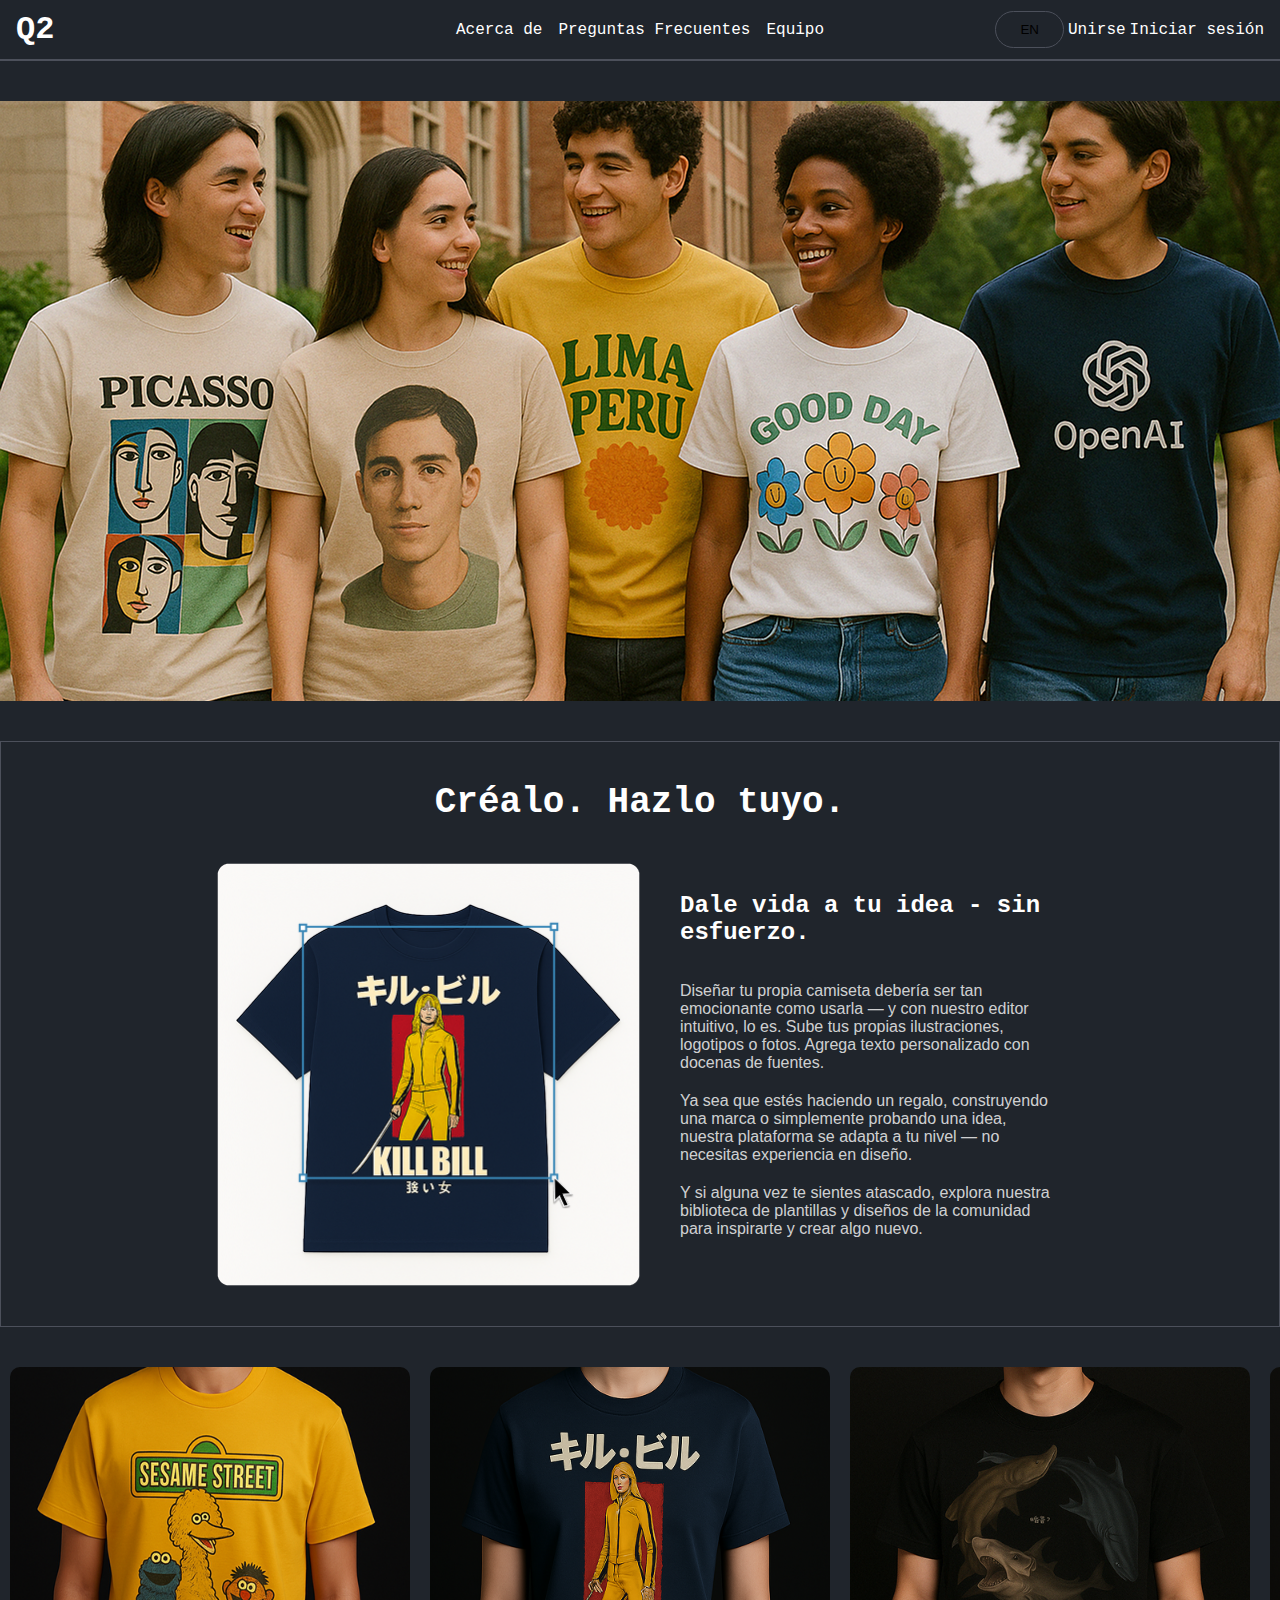
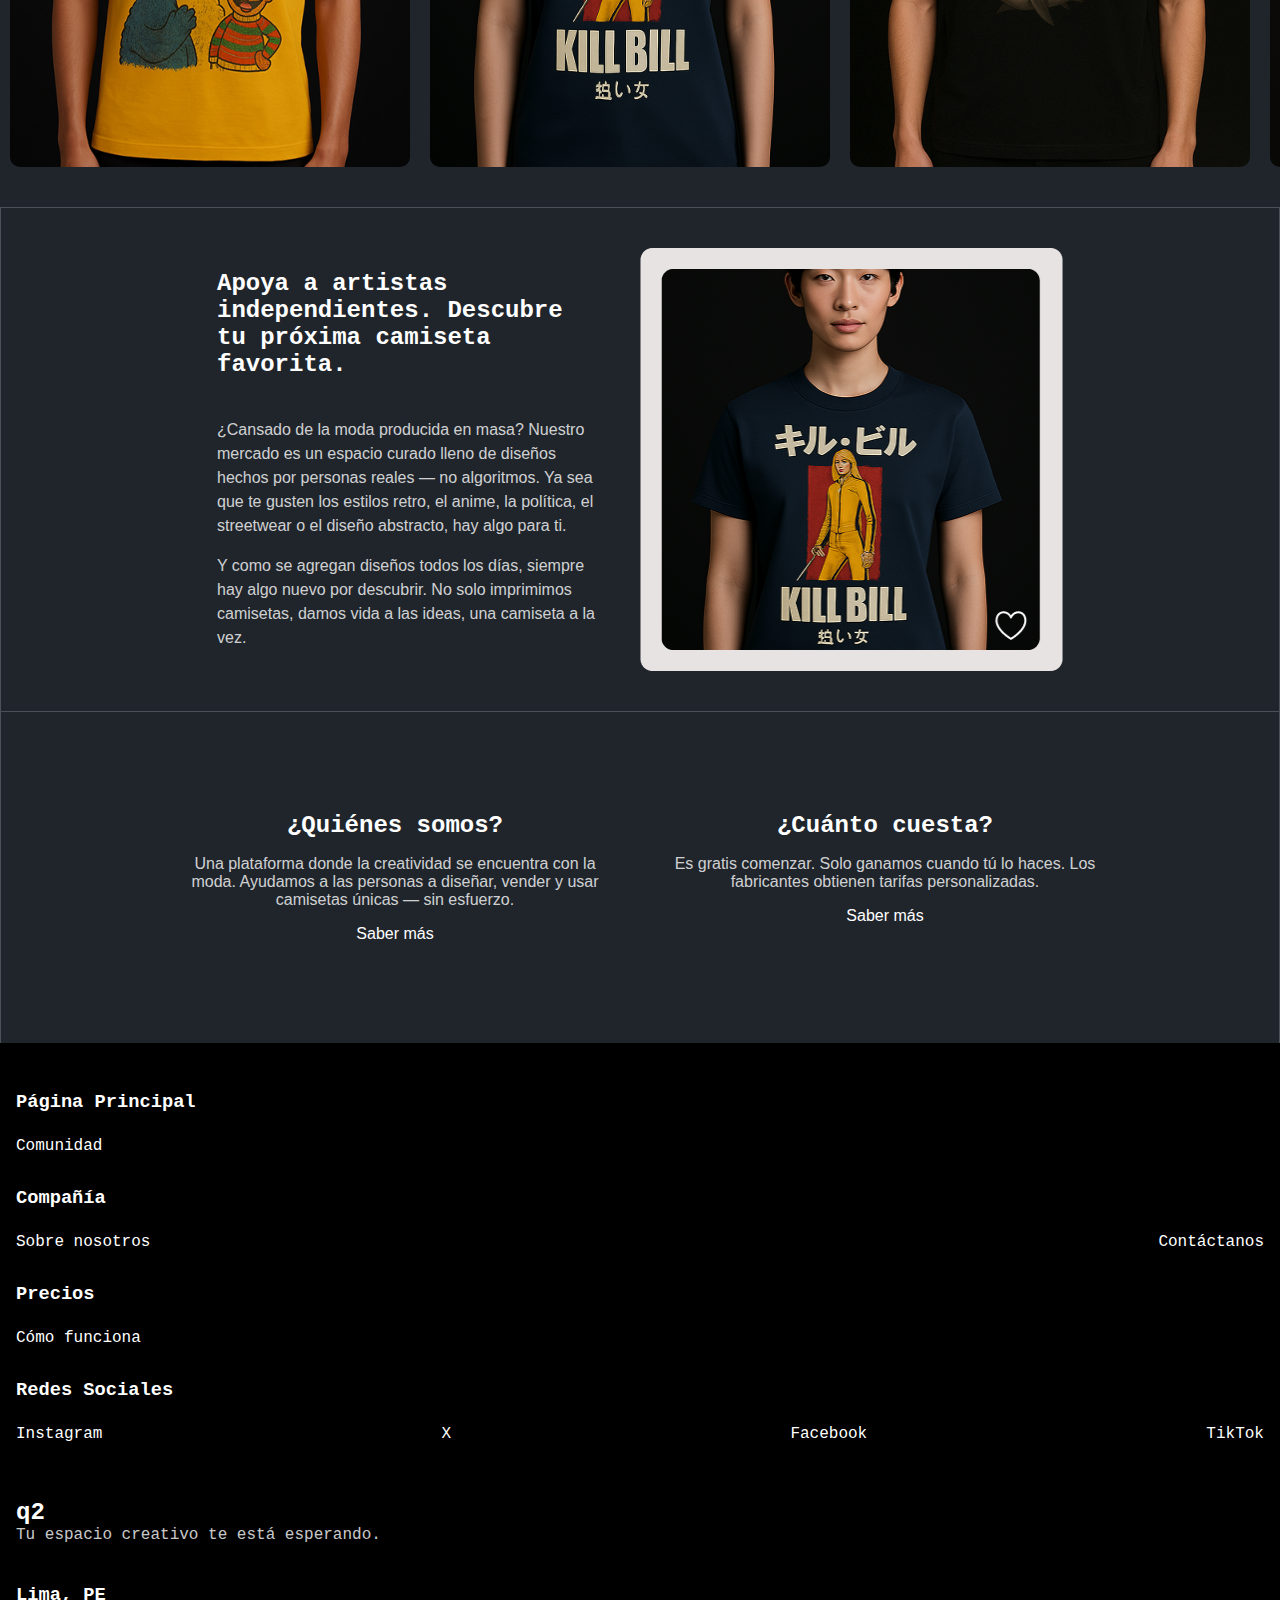
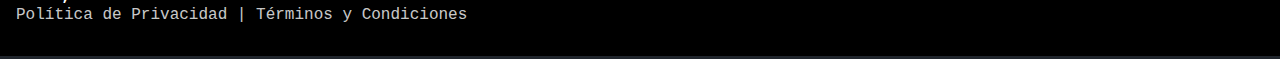
<file: index.html>
<!DOCTYPE html>
<html lang="en">

<head>
  <meta charset="UTF-8">
  <meta name="viewport" content="width=device-width, initial-scale=1.0">
  <meta name="description" content="q2 - A platform where creativity meets clothing. Design, sell, and wear unique T-shirts effortlessly.">
  <meta name="keywords" content="custom T-shirts, creative clothing, design your own T-shirt, sell T-shirts, q2 platform">
  <meta name="author" content="q2 Team">
  <meta property="og:title" content="q2 - Create it. Own it.">
  <meta property="og:description" content="Bring your ideas to life with q2. Design, sell, and wear unique T-shirts effortlessly.">
  <meta name="twitter:card" content="summary_large_image">
  <meta name="twitter:title" content="q2 - Create it. Own it.">
  <meta name="twitter:description" content="Bring your ideas to life with q2. Design, sell, and wear unique T-shirts effortlessly.">
  <meta name="twitter:image" content="./public/hero-1.png">
  <link rel="stylesheet" href="src/css/infinite-carousel.css" />
  <link rel="stylesheet" href="src/css/homepage.css" />
  <link rel="stylesheet" href="src/css/main.css">
  <link rel="stylesheet" href="src/css/homepage.css">
  <link rel="stylesheet" href="src/css/infinite-carousel.css">
  <title i18n="title">q2</title>
</head>

<body>
 <header>
        <section class="container">
            <div>
                <a href="index.html">
                    <h1>Q2</h1>
                </a>
            </div>
          

            <nav class="nav" id="header-nav" aria-label="Main navigation">
                <div class="header-nav-mobile">
                    <a href="index.html">
                        <h1>Q2</h1>
                    </a>
                </div>
                <ul>
                    <li>
                        <a href="./src/about.html" i18n="headernavabout">About</a>
                    </li>
                    <li>
                        <a href="./src/faq.html" i18n="headernavfaq">FAQ</a>
                    </li>
                    <li>
                        <a href="./src/team.html" i18n="headernavteam">Team</a>
                    </li>
                </ul>            <div class="header-nav-mobile">
                    <button class="mobile-menu-button close-button" aria-label="Close mobile menu">
                        <svg xmlns="http://www.w3.org/2000/svg" height="24px" viewBox="0 -960 960 960" width="24px"
                            fill="#e3e3e3">
                            <path
                                d="m256-200-56-56 224-224-224-224 56-56 224 224 224-224 56 56-224 224 224 224-56 56-224-224-224 224Z" />
                        </svg> </button>
                </div>
            </nav>

            <div class="user-buttons">
                <button class="header-button" id="language-button" aria-label="Change language">
                    ES
                </button>

                <a href="https://q2-design-lab.netlify.app/" class="header-button outline-button" i18n="btn_join">Sign Up</a>
                <a href="https://q2-design-lab.netlify.app/" class="header-button primary-button" i18n="btn_login">Sign In</a>                <button class="mobile-menu-button menu-button" aria-label="Open mobile menu"><svg xmlns="http://www.w3.org/2000/svg" height="24px"
                        viewBox="0 -960 960 960" width="24px" fill="currentColor">
                        <path d="M120-240v-80h720v80H120Zm0-200v-80h720v80H120Zm0-200v-80h720v80H120Z" />
                    </svg></button>
            </div>
        </section>
    </header>

<section class="hero-section" aria-label="Hero section">
  <div class="carousel-container" aria-label="Image carousel">
    <div class="carousel-track" id="carousel" aria-live="polite">
      <div class="carousel-item" style="background-image: url('./public/hero-1.png')"></div>
      <div class="carousel-item" style="background-image: url('./public/hero-2.png')"></div>
      <div class="carousel-item" style="background-image: url('./public/hero-3.png')"></div>
      <div class="carousel-item" style="background-image: url('./public/hero-4.png')"></div>
      <div class="carousel-item" style="background-image: url('./public/hero-5.png')"></div>
      <div class="carousel-item" style="background-image: url('./public/hero-1.png')"></div>
      <div class="carousel-item" style="background-image: url('./public/hero-2.png')"></div>
      <div class="carousel-item" style="background-image: url('./public/hero-3.png')"></div>
      <div class="carousel-item" style="background-image: url('./public/hero-4.png')"></div>
      <div class="carousel-item" style="background-image: url('./public/hero-5.png')"></div>
    </div>
  </div>
</section>

<section class="create-it-own-it" aria-label="Create it. Own it.">
  <section class="wrapper">
    <section class="title">
      <h2 i18n="create_title">Create it. Own it.</h2>
    </section>

    <article class="content">
      <img src="./public/custom-tshirt-2.png" alt="Your design positioned in the center of your t-shirt" />

      <div class="info">
        <h2 i18n="create_subtitle">Bring your idea to life - effortlessly.</h2>

        <div>
          <p i18n="create_paragraph_1">
            Designing your own T-shirt should feel as exciting as wearing it
            — and with our intuitive editor, it is. Upload your own
            illustrations, logos, or photos. Add custom text with dozens of
            fonts.
          </p>
          <p i18n="create_paragraph_2">
            Whether you're making a gift, building a brand, or just trying
            out an idea, our platform adapts to your level — no design
            background needed.
          </p>
          <p i18n="create_paragraph_3">
            And if you ever feel stuck, explore our library of templates and
            community designs to get inspired and remix something fresh.
          </p>
        </div>
      </div>
    </article>
  </section>
</section>

<section class="designs" aria-label="Designs section">
  <div class="carousel-container" aria-label="Designs carousel">
    <div class="carousel-track" id="carousel" aria-live="polite">
      <div class="carousel-item" style="background-image: url('/public/tshirt-1.png')"></div>
      <div class="carousel-item" style="background-image: url('/public/tshirt-2.png')"></div>
      <div class="carousel-item" style="background-image: url('/public/tshirt-3.png')"></div>
      <div class="carousel-item" style="background-image: url('/public/tshirt-4.png')"></div>
      <div class="carousel-item" style="background-image: url('/public/tshirt-5.png')"></div>

      <div class="carousel-item" style="background-image: url('/public/tshirt-1.png')"></div>
      <div class="carousel-item" style="background-image: url('/public/tshirt-2.png')"></div>
      <div class="carousel-item" style="background-image: url('/public/tshirt-3.png')"></div>
      <div class="carousel-item" style="background-image: url('/public/tshirt-4.png')"></div>
      <div class="carousel-item" style="background-image: url('/public/tshirt-5.png')"></div>
    </div>
  </div>
</section>

<section class="support-independent-artists" aria-label="Support independent artists">
  <article>
    <div class="info">
      <h2 i18n="support_title">Support independent artists. Discover your next favorite tee.</h2>

      <div class="info-description">
        <p i18n="support_paragraph_1">
          Tired of mass-produced fashion? Our marketplace is a curated space
          filled with designs made by real people — not algorithms. Whether
          you're into retro vibes, anime, politics, streetwear, or abstract
          design, there's something for you.
        </p>
        <p i18n="support_paragraph_2">
          And because designs are added every day, there's always something
          new to discover. We don&apos;t just print shirts, we bring ideas
          to life, one tee at a time.
        </p>
      </div>
    </div>

    <img src="/public/custom-tshirt-1.png" alt="A custom design with anime theme" />
  </article>
</section>

<section class="who-are-we" aria-label="Who are we section">
  <div>
    <article>
      <h2 i18n="who_title">Who are we?</h2>
      <p i18n="who_paragraph">
        A platform where creativity meets clothing. We help people design,
        sell, and wear unique T-shirts — effortlessly.
      </p>

      <a href="" i18n="who_link" aria-label="Learn more about us">Learn more</a>
    </article>
    <article>
      <h2 i18n="cost_title">How much does it cost?</h2>
      <p i18n="cost_paragraph">
        It&apos;s free to get started. We only earn when you do.
        Manufacturers get custom rates.
      </p>
      <a href="" i18n="cost_link" aria-label="Learn more about pricing">Learn more</a>
    </article>
  </div>
</section>

<footer aria-label="Footer">
  <section>
    <nav aria-label="Footer navigation">
      <div>
        <h3 i18n="footer_home_title">Home Page</h3>
        <ul>
          <li><a href="" i18n="footer_home_community" aria-label="Community page">Community</a></li>
        </ul>
      </div>

      <div>
        <h3 i18n="footer_company_title">Company</h3>
        <ul>
          <li><a href="/src/about.html" i18n="footer_company_about" aria-label="About us page">About us</a></li>
          <li><a href="" i18n="footer_company_contact" aria-label="Contact us page">Team us</a></li>
        </ul>
      </div>

      <div>
        <h3 i18n="footer_pricing_title">Pricing</h3>
        <ul>
          <li><a href="" i18n="footer_pricing_how" aria-label="How it works page">How it works</a></li>
        </ul>
      </div>

      <div>
        <h3 i18n="footer_social_title">Social Media</h3>
        <ul>
          <li><a href="" i18n="footer_social_instagram" aria-label="Instagram page">Instagram</a></li>
          <li><a href="" i18n="footer_social_x" aria-label="X (formerly Twitter) page">X</a></li>
          <li><a href="" i18n="footer_social_facebook" aria-label="Facebook page">Facebook</a></li>
          <li><a href="" i18n="footer_social_tiktok" aria-label="TikTok page">TikTok</a></li>
        </ul>
      </div>
    </nav>

    <div class="footer-info">
      <h2 i18n="footer_brand">q2</h2>
      <p i18n="footer_description">
        Your creative space is waiting. <a href="" i18n="footer_sign_up" aria-label="Sign up page">Sign up</a> to get
        started.
      </p>

      <div>
        <h3 i18n="footer_location">Lima, PE</h3>

        <p>
          <a href="" i18n="footer_privacy" aria-label="Privacy policy page">Privacy Policy</a> | <a href="" i18n="footer_terms" aria-label="Terms and conditions page">Terms & Conditions</a>
        </p>
      </div>
    </div>
  </section>
</footer>

<script src="src/js/languages/index/en.js"></script>
<script src="src/js/languages/index/es.js"></script>
<script src="src/js/i18n.js"></script>
<script src="src/js/hamburguer.js"></script>
</body>

</html>
</file>
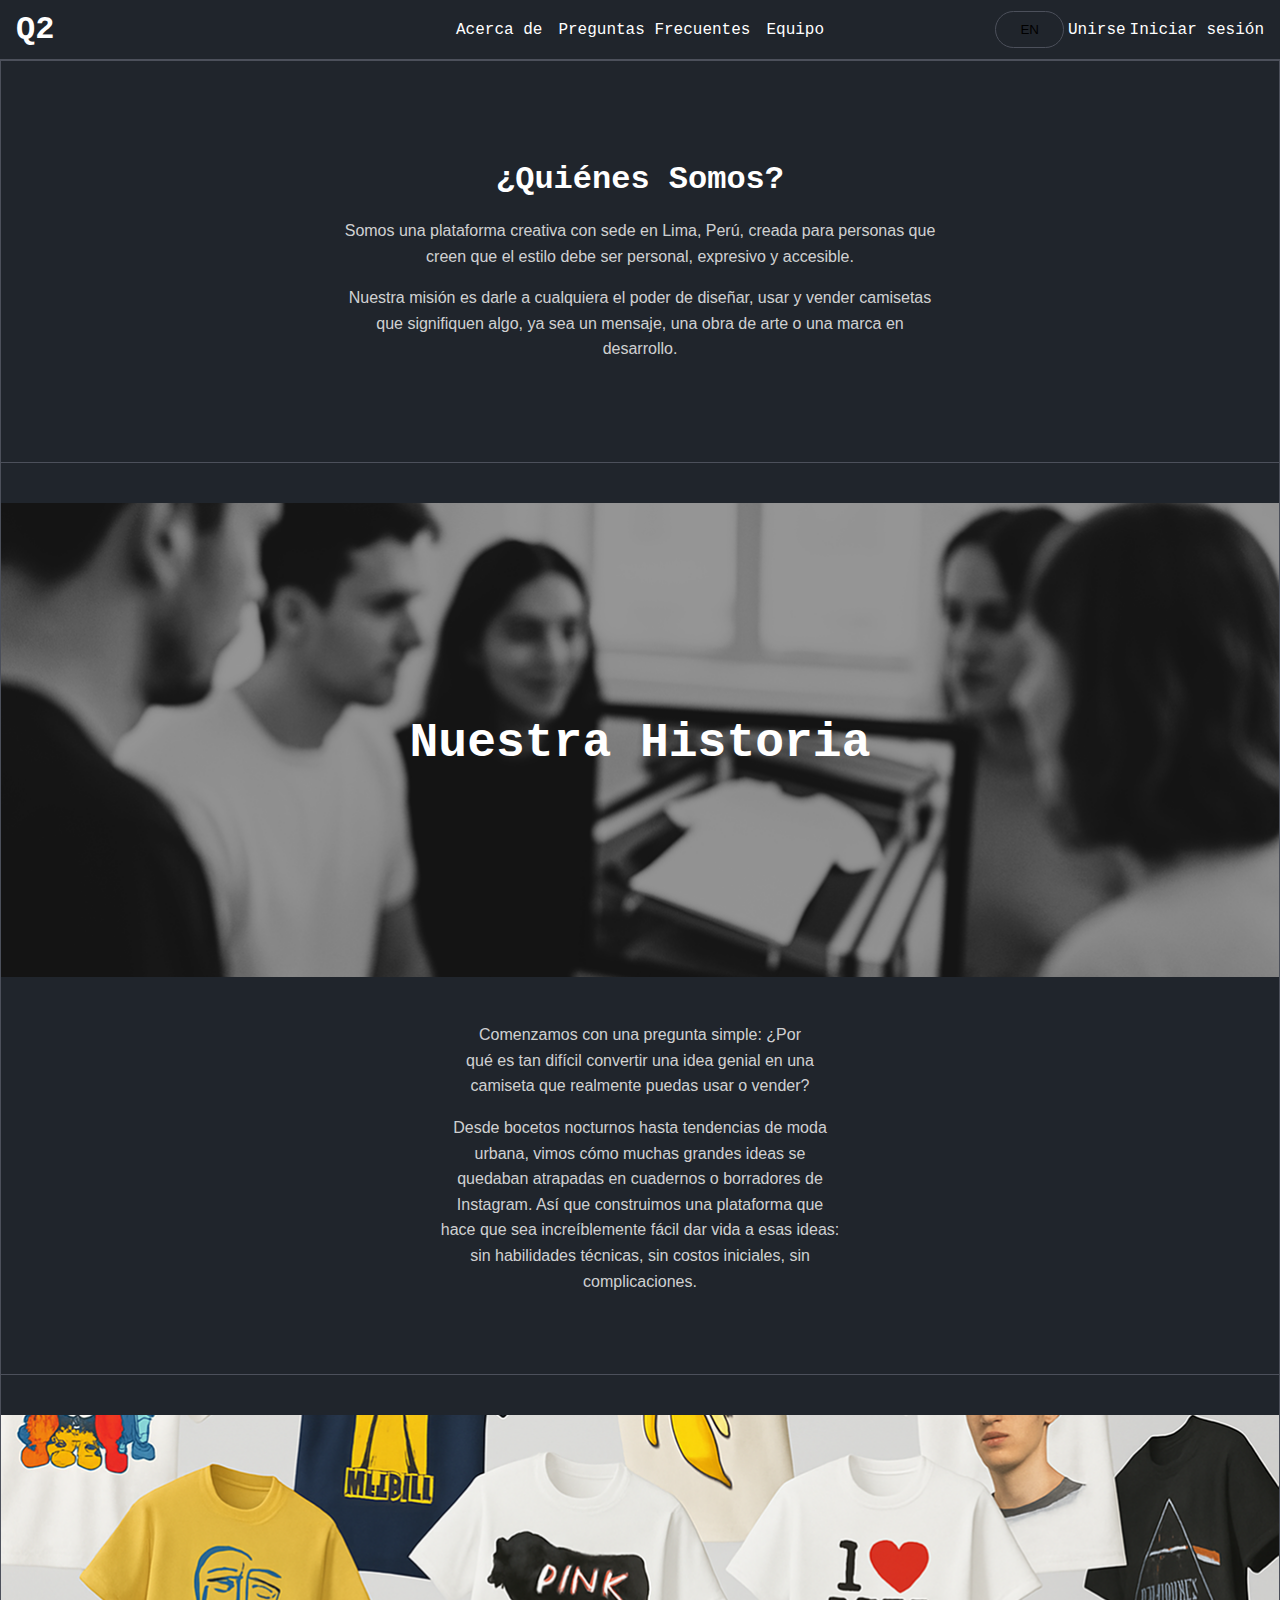
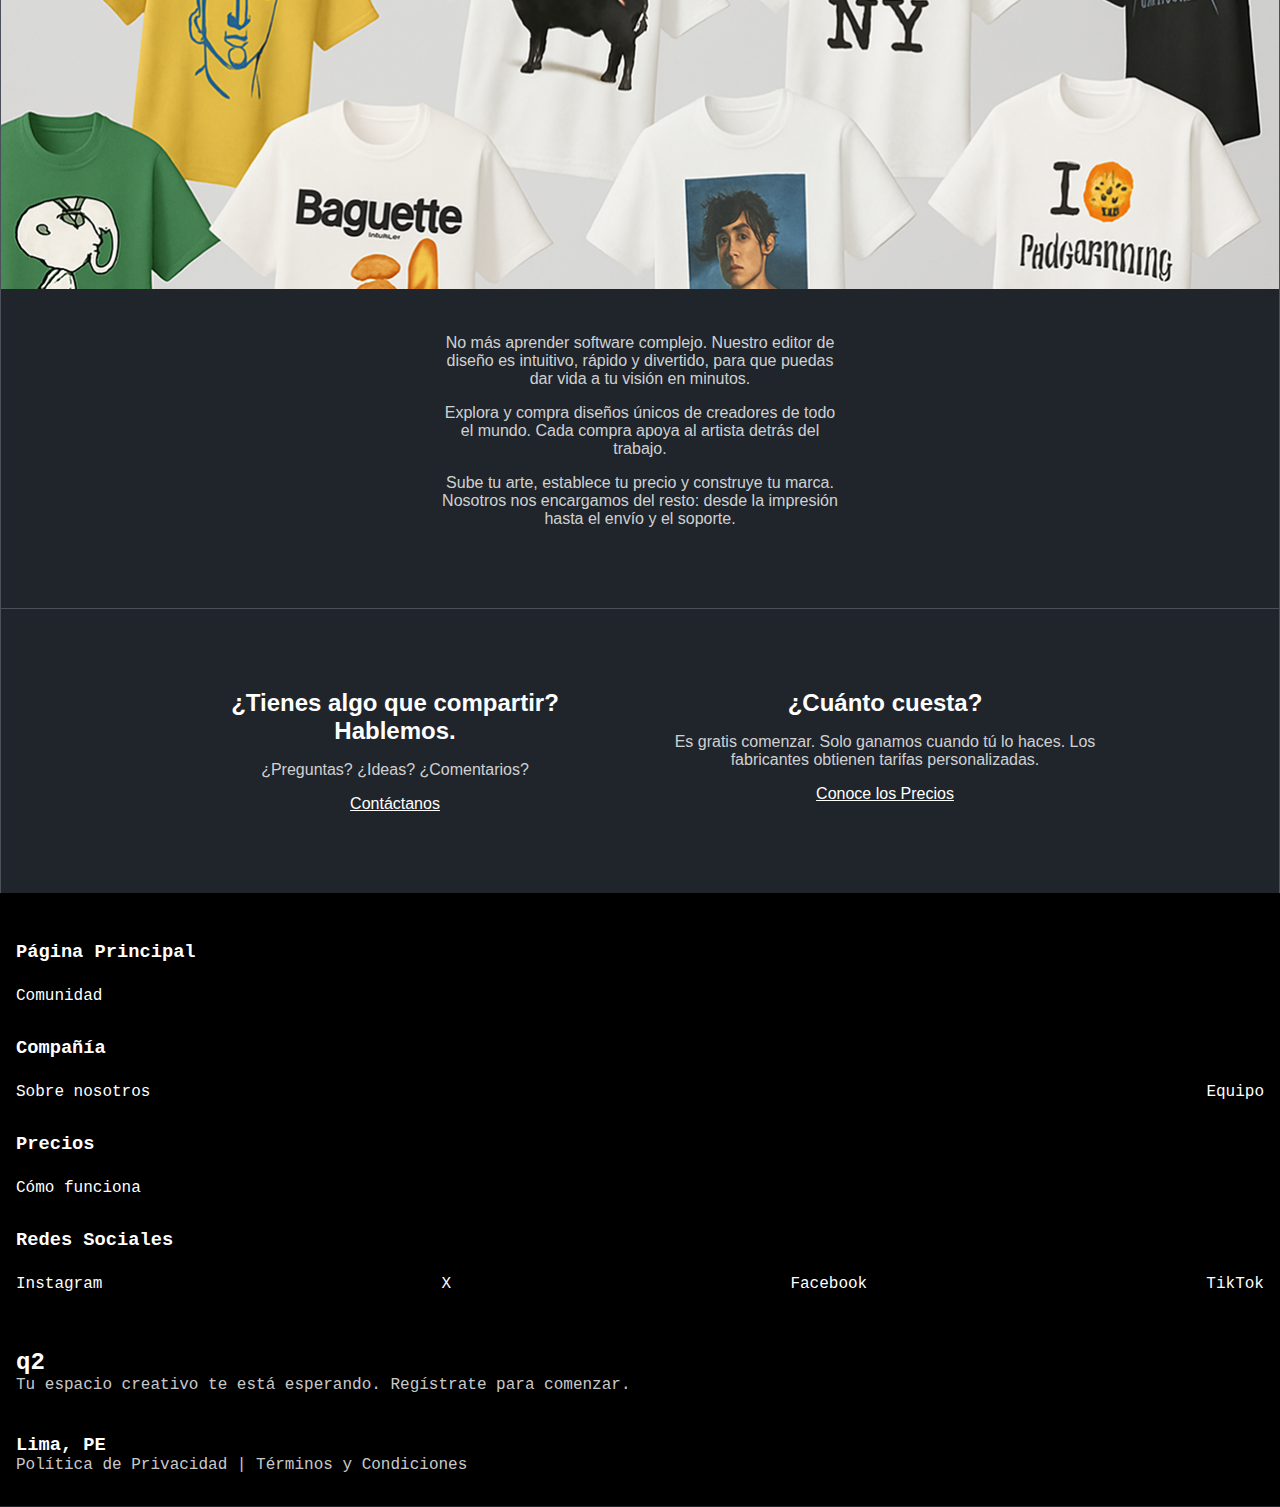
<file: src/about.html>
<!DOCTYPE html>
<html lang="en">
<head>
  <meta charset="UTF-8" />
  <meta name="viewport" content="width=device-width, initial-scale=1.0" />

  <link rel="stylesheet" href="css/main.css" />
  <link rel="stylesheet" href="css/homepage.css" />
  <link rel="stylesheet" href="css/about.css" />

  <title i18n="title_about">About Us - Q2</title>
  <meta name="description" content="Discover Q2, a creative platform empowering you to design, wear, and sell custom T-shirts. Join us to turn your ideas into reality." />
  <meta name="keywords" content="custom T-shirts, design T-shirts, sell T-shirts, creative platform, Q2, personalized clothing, T-shirt business" />
  <meta name="author" content="Q2 Team" />
  <meta property="og:title" content="About Us - Q2" />
  <meta property="og:description" content="Learn about Q2, a platform dedicated to helping you design, wear, and sell custom T-shirts. Empower your creativity with us." />
  <meta property="og:image" content="../public/about-us.png" />
  <meta property="og:url" content="https://www.q2.com/about.html" />
  <meta property="og:type" content="website" />
  <meta name="twitter:card" content="summary_large_image" />
  <meta name="twitter:title" content="About Us - Q2" />
  <meta name="twitter:description" content="Explore Q2, the platform where creativity meets custom T-shirt design and sales. Join us today." />
  <meta name="twitter:image" content="../public/about-us.png" />
</head>
<body>
   <header>
        <section class="container">
            <div>
                <a href="../index.html">
                    <h1>Q2</h1>
                </a>
            </div>
          

            <nav class="nav" id="header-nav" aria-label="Main navigation">
                <div class="header-nav-mobile">
                    <a href="../index.html">
                        <h1>Q2</h1>
                    </a>
                </div>
                <ul>
                    <li>
                        <a href="./about.html" i18n="headernavabout">About</a>
                    </li>
                    <li>
                        <a href="./faq.html" i18n="headernavfaq">FAQ</a>
                    </li>
                    <li>
                        <a href="./team.html" i18n="headernavteam">Team</a>
                    </li>
                </ul>
                <div class="header-nav-mobile">
                    <button class="mobile-menu-button" aria-label="Open mobile menu">
                        <svg xmlns="http://www.w3.org/2000/svg" height="24px" viewBox="0 -960 960 960" width="24px"
                            fill="#e3e3e3">
                            <path
                                d="m256-200-56-56 224-224-224-224 56-56 224 224 224-224 56 56-224 224 224 224-56 56-224-224-224 224Z" />
                        </svg> </button>
                </div>
            </nav>

            <div class="user-buttons">
                <button class="header-button" id="language-button" aria-label="Change language">
                    ES
                </button>

                <a href="https://q2-design-lab.netlify.app/" class="header-button outline-button" i18n="btn_join">Sign Up</a>
                <a href="https://q2-design-lab.netlify.app/" class="header-button primary-button" i18n="btn_login">Sign In</a>

                <button class="mobile-menu-button" aria-label="Open mobile menu"><svg xmlns="http://www.w3.org/2000/svg" height="24px"
                        viewBox="0 -960 960 960" width="24px" fill="currentColor">
                        <path d="M120-240v-80h720v80H120Zm0-200v-80h720v80H120Zm0-200v-80h720v80H120Z" />
                    </svg></button>
            </div>
        </section>
    </header>

<section class="who-are-we-page">
  <div class="wrapper">
    <div class="title">
      <h2 i18n="who_are_we_title">Who Are We?</h2>
    </div>
    <div class="info">
      <p i18n="who_are_we_text_1">
        We&apos;re a creative platform based in Lima, Peru, built for people
        who believe style should be personal, expressive, and accessible.
      </p>
      <p i18n="who_are_we_text_2">
        Our mission is to give anyone the power to design, wear, and sell
        T-shirts that mean something — whether it’s a message, a piece of
        art, or a brand in the making.
      </p>
    </div>
  </div>
</section>

<section class="our-story">
  <div class="wrapper">
    <div class="story-title">
      <img src="../public/about-us.png" alt="About Us" />
      <h2 i18n="our_story_title">Our Story</h2>
    </div>
    <div>
      <div class="info">
        <p i18n="our_story_text_1">
          We started with a simple question:<br> Why is it so hard to turn a
          cool idea into a T-shirt you can actually wear or sell?
        </p>
        <p i18n="our_story_text_2">
          From late-night sketches to streetwear trends, we saw how many
          great ideas were stuck in notebooks or Instagram drafts. So we
          built a platform that makes it ridiculously easy to bring those
          ideas to life — no technical skills, no upfront costs, no hassle.
        </p>
      </div>
    </div>
  </div>
</section>

<section class="designs">
  <img src="../public/samples.png" alt="Tshirt samples" i18n="designs_image_alt" />

  <div class="wrapper">
    <div class="info">
      <p i18n="designs_text_1">
        No more learning complex software. Our design editor is intuitive,
        fast, and fun — so you can bring your vision to life in minutes.
      </p>
      <p i18n="designs_text_2">
        Browse and shop one-of-a-kind designs from creators around the
        world. Every purchase supports the artist behind the work.
      </p>
      <p i18n="designs_text_3">
        Upload your art, set your price, and build your brand. We handle the
        rest — from printing to shipping to support.
      </p>
    </div>
  </div>
</section>

<section class="cta">
  <div class="wrapper">
    <article class="info">
      <h2 i18n="cta_share_title">Got Something to Share? Let’s Talk.</h2>
      <p i18n="cta_share_text">Questions? Ideas? Feedback?</p>
      <a href="team.html" class="underline" i18n="cta_share_link">Meet the Team</a>
    </article>
    <article class="info">
      <h2 i18n="cta_cost_title">How much does it cost?</h2>
      <p i18n="cta_cost_text">
        It&apos;s free to get started. We only earn when you do.
        Manufacturers get custom rates.
      </p>
      <a href="pricing.html" class="underline" i18n="cta_cost_link">Learn Pricing</a>
    </article>
  </div>
</section>
<footer>
  <section>
    <nav>
      <div>
        <h3 i18n="footer_home_title">Home Page</h3>
        <ul>
          <li><a href="community.html" i18n="footer_home_community">Community</a></li>
        </ul>
      </div>
      <div>
        <h3 i18n="footer_company_title">Company</h3>
        <ul>
          <li><a href="about.html" i18n="footer_company_about">About us</a></li>
          <li><a href="team.html" i18n="footer_company_team">Meet the team</a></li>
        </ul>
      </div>
      <div>
        <h3 i18n="footer_pricing_title">Pricing</h3>
        <ul>
          <li><a href="how-it-works.html" i18n="footer_pricing_how">How it works</a></li>
        </ul>
      </div>
      <div>
        <h3 i18n="footer_social_title">Social Media</h3>
        <ul>
          <li><a href="#" i18n="footer_social_instagram">Instagram</a></li>
          <li><a href="#" i18n="footer_social_x">X</a></li>
          <li><a href="#" i18n="footer_social_facebook">Facebook</a></li>
          <li><a href="#" i18n="footer_social_tiktok">TikTok</a></li>
        </ul>
      </div>
    </nav>
    <div class="footer-info">
      <h2 i18n="footer_brand">q2</h2>
      <p i18n="footer_description">
        Your creative space is waiting. <a href="signup.html" i18n="footer_sign_up">Sign up</a> to
        get started.
      </p>
      <div>
        <h3 i18n="footer_location">Lima, PE</h3>
        <p>
          <a href="privacy.html" i18n="footer_privacy">Privacy Policy</a> |
          <a href="terms.html" i18n="footer_terms">Terms & Conditions</a>
        </p>
      </div>
    </div>
  </section>
</footer>
    <script src="js/languages/about/en.js"></script>
    <script src="js/languages/about/es.js"></script>
    <script src="js/i18n.js"></script>
<script src="./js/hamburguer.js"></script>
</body>
</html>
</file>
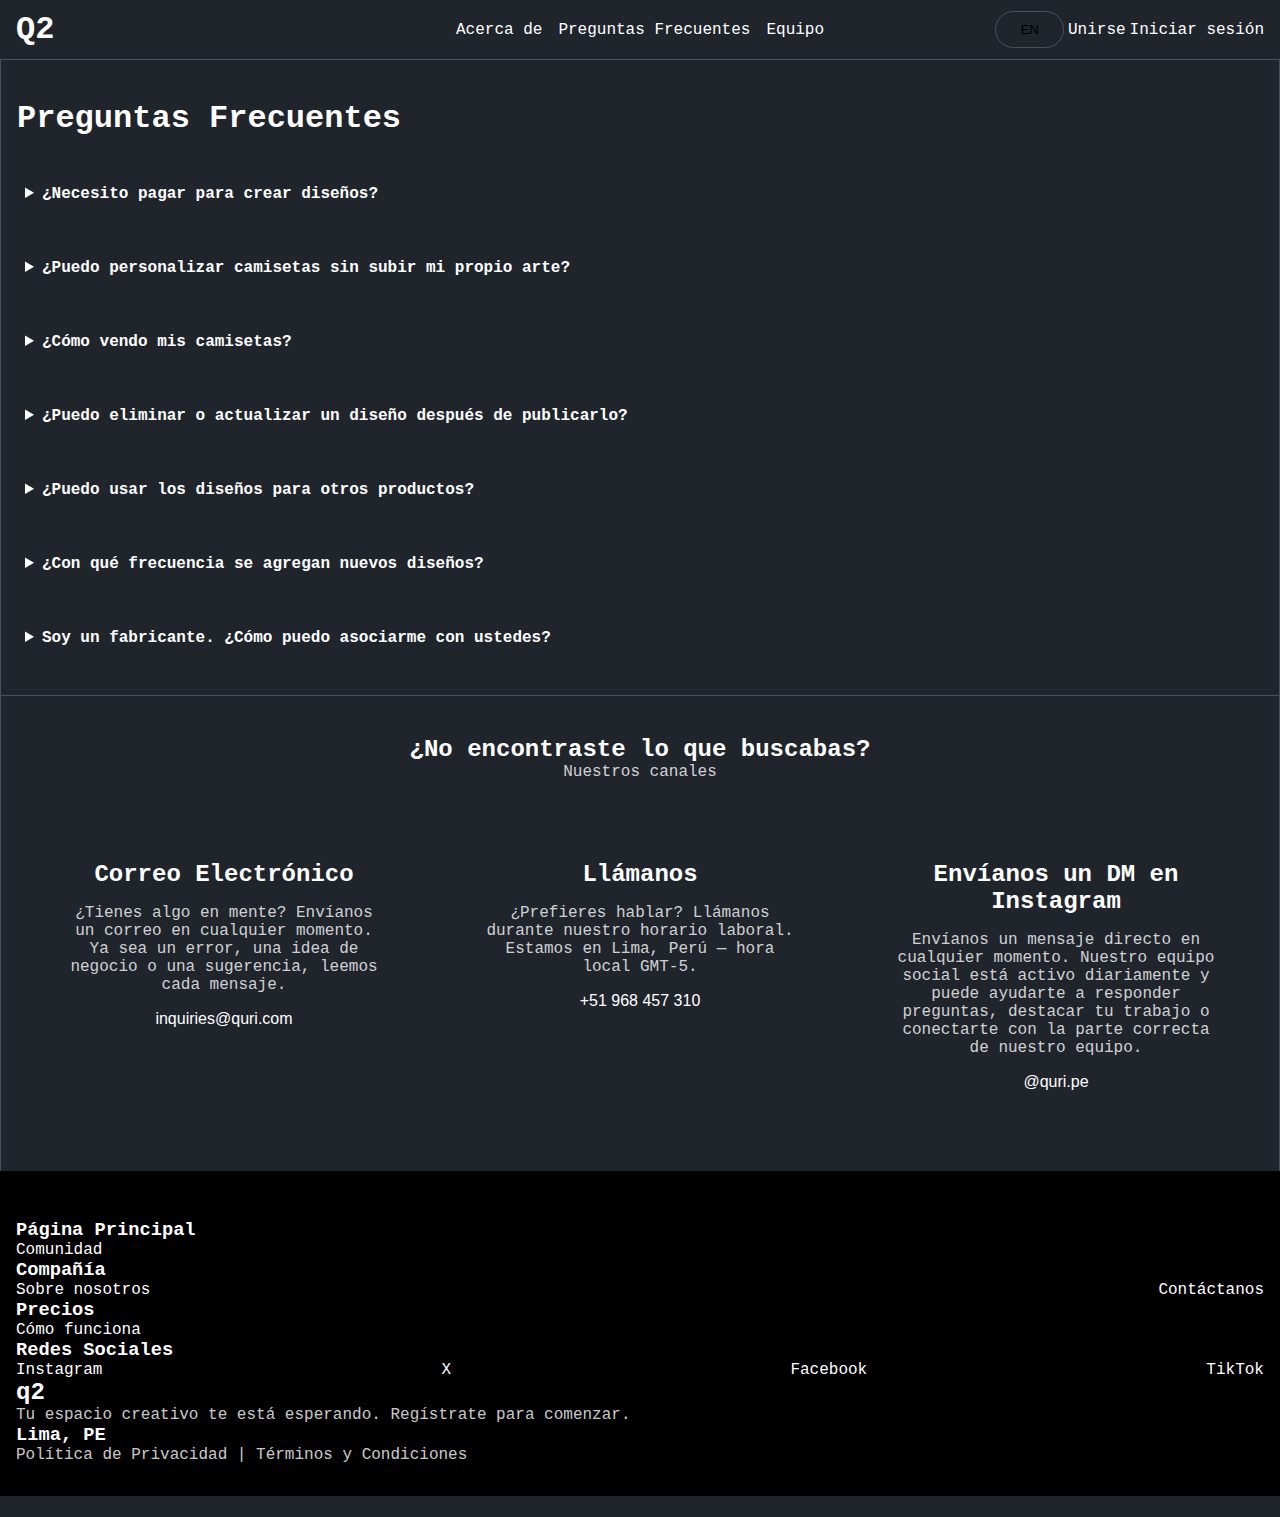
<file: src/faq.html>
<!DOCTYPE html>
<html lang="en">
<head>
  <meta charset="UTF-8" />
  <meta name="viewport" content="width=device-width, initial-scale=1.0" />
  <meta name="description" content="Find answers to frequently asked questions about q2, the platform for creating and selling custom T-shirts. Learn how to design, sell, and manage your T-shirt creations effortlessly." />
  <meta name="keywords" content="q2 FAQ, custom T-shirts, T-shirt design, sell T-shirts, design management, creative clothing" />
  <meta name="author" content="q2 Team" />
  <meta property="og:title" content="Frequently Asked Questions - q2" />
  <meta property="og:description" content="Get all your questions answered about creating, selling, and managing custom T-shirt designs on q2." />
  <meta name="twitter:card" content="summary_large_image" />
  <meta name="twitter:title" content="Frequently Asked Questions - q2" />
  <meta name="twitter:description" content="Get all your questions answered about creating, selling, and managing custom T-shirt designs on q2." />
  <link rel="stylesheet" href="css/main.css" />
  <link rel="stylesheet" href="css/faq.css" />
  <title i18n="title_faq">Frequently Asked Questions</title>
</head>
<body>
 <header>
        <section class="container">
            <div>
                <a href="../index.html">
                    <h1>Q2</h1>
                </a>
            </div>
          

            <nav class="nav" id="header-nav" aria-label="Main navigation">
                <div class="header-nav-mobile">
                    <a href="../index.html">
                        <h1>Q2</h1>
                    </a>
                </div>
                <ul>
                    <li>
                        <a href="./about.html" i18n="headernavabout">About</a>
                    </li>
                    <li>
                        <a href="./faq.html" i18n="headernavfaq">FAQ</a>
                    </li>
                    <li>
                        <a href="./team.html" i18n="headernavteam">Team</a>
                    </li>
                </ul>
                <div class="header-nav-mobile">
                    <button class="mobile-menu-button" aria-label="Open mobile menu">
                        <svg xmlns="http://www.w3.org/2000/svg" height="24px" viewBox="0 -960 960 960" width="24px"
                            fill="#e3e3e3">
                            <path
                                d="m256-200-56-56 224-224-224-224 56-56 224 224 224-224 56 56-224 224 224 224-56 56-224-224-224 224Z" />
                        </svg> </button>
                </div>
            </nav>

            <div class="user-buttons">
                <button class="header-button" id="language-button" aria-label="Change language">
                    ES
                </button>

                <a href="https://q2-design-lab.netlify.app/" class="header-button outline-button" i18n="btn_join">Sign Up</a>
                <a href="https://q2-design-lab.netlify.app/" class="header-button primary-button" i18n="btn_login">Sign In</a>

                <button class="mobile-menu-button" aria-label="Open mobile menu"><svg xmlns="http://www.w3.org/2000/svg" height="24px"
                        viewBox="0 -960 960 960" width="24px" fill="currentColor">
                        <path d="M120-240v-80h720v80H120Zm0-200v-80h720v80H120Zm0-200v-80h720v80H120Z" />
                    </svg></button>
            </div>
        </section>
    </header>


<section class="questions">
  <h1 i18n="header_faq">Frequently Asked Questions</h1>

  <details name="faq">
    <summary i18n="faq_summary_1">Do I need to pay to create designs?</summary>
    <p i18n="faq_answer_1">
      Nope. Creating and uploading designs is completely free. You only earn
      (and we only take a small cut) when a product sells.
    </p>
  </details>

  <details name="faq">
    <summary i18n="faq_summary_2">
      Can I customize T-shirts without uploading my own art?
    </summary>
    <p i18n="faq_answer_2">
      Yes! You can use our design tools, templates, and elements to create
      your tee without needing any external files.
    </p>
  </details>

  <details name="faq">
    <summary i18n="faq_summary_3">How do I sell my T-shirts?</summary>
    <p i18n="faq_answer_3">
      Just create an account, upload your design, set your price, and
      publish. We take care of printing, shipping, and customer support.
    </p>
  </details>

  <details name="faq">
    <summary i18n="faq_summary_4">Can I remove or update a design after publishing it?</summary>
    <p i18n="faq_answer_4">
      Yes. You can edit, pause, or delete your designs anytime from your
      dashboard.
    </p>
  </details>

  <details name="faq">
    <summary i18n="faq_summary_5">Can I use the designs for other products?</summary>
    <p i18n="faq_answer_5">
      Right now we focus on T-shirts, but designs belong to their creators.
      If you&apos;re interested in other products or collaborations, feel
      free to reach out directly to the artist (if available).
    </p>
  </details>

  <details name="faq">
    <summary i18n="faq_summary_6">How often are new designs added?</summary>
    <p i18n="faq_answer_6">
      All the time. Designers from everywhere contribute regularly — so
      there&apos;s always something new to discover.
    </p>
  </details>

  <details name="faq">
    <summary i18n="faq_summary_7">I'm a manufacturer. How do I partner with you?</summary>
    <p i18n="faq_answer_7">
      We&apos;re always open to new partners. Reach out via our contact form
      or email us at businessinquiries@quri.com to get started.
    </p>
  </details>
</section>

<section class="contact">
  <div>
    <h2 i18n="contact_header">Not What You Were Looking For?</h2>
    <p i18n="contact_subheader">Our channels</p>

    <ul>
      <li>
        <h2 i18n="contact_email_header">Email</h2>
        <p i18n="contact_email_text">Got something on your mind? Send us an email anytime. Whether it's a bug, a business idea, or just a suggestion, we read every message.</p>
        <a href="" i18n="contact_email_link">inquiries@quri.com</a>
      </li>
      <li>
        <h2 i18n="contact_call_header">Call Us</h2>
        <p i18n="contact_call_text">Prefer to talk it out? Give us a call during our business hours. We're based in Lima, Peru — local time GMT-5.</p>
        <a href="" i18n="contact_call_link">+51 968 457 310</a>
      </li>
      <li>
        <h2 i18n="contact_dm_header">DM us on Instagram</h2>
        <p i18n="contact_dm_text">Slide into our DMs anytime. Our social team is active daily and can help answer questions, highlight your work, or connect you to the right part of our team.</p>
        <a href="" i18n="contact_dm_link">@quri.pe</a>
      </li>
    </ul>
  </div>
</section>

<footer>
  <section>
    <nav>
      <div>
        <h3 i18n="footer_home_title">Home Page</h3>
        <ul>
          <li><a href="community.html" i18n="footer_home_community">Community</a></li>
        </ul>
      </div>
      <div>
        <h3 i18n="footer_company_title">Company</h3>
        <ul>
          <li><a href="about.html" i18n="footer_company_about">About us</a></li>
          <li><a href="contact.html" i18n="footer_company_contact">Team us</a></li>
        </ul>
      </div>
      <div>
        <h3 i18n="footer_pricing_title">Pricing</h3>
        <ul>
          <li><a href="how-it-works.html" i18n="footer_pricing_how">How it works</a></li>
        </ul>
      </div>
      <div>
        <h3 i18n="footer_social_title">Social Media</h3>
        <ul>
          <li><a href="#" i18n="footer_social_instagram">Instagram</a></li>
          <li><a href="#" i18n="footer_social_x">X</a></li>
          <li><a href="#" i18n="footer_social_facebook">Facebook</a></li>
          <li><a href="#" i18n="footer_social_tiktok">TikTok</a></li>
        </ul>
      </div>
    </nav>
    <div class="footer-info">
      <h2 i18n="footer_brand">q2</h2>
      <p i18n="footer_description">
        Your creative space is waiting. <a href="signup.html" i18n="footer_sign_up">Sign up</a> to
        get started.
      </p>
      <div>
        <h3 i18n="footer_location">Lima, PE</h3>
        <p>
          <a href="privacy.html" i18n="footer_privacy">Privacy Policy</a> |
          <a href="terms.html" i18n="footer_terms">Terms & Conditions</a>
        </p>
      </div>
    </div>
  </section>
</footer>
  <script src="js/languages/faq/en.js"></script>
  <script src="js/languages/faq/es.js"></script>
  <script src="js/i18n.js"></script>
<script src="./js/hamburguer.js"></script>
</body>
</html>
</file>
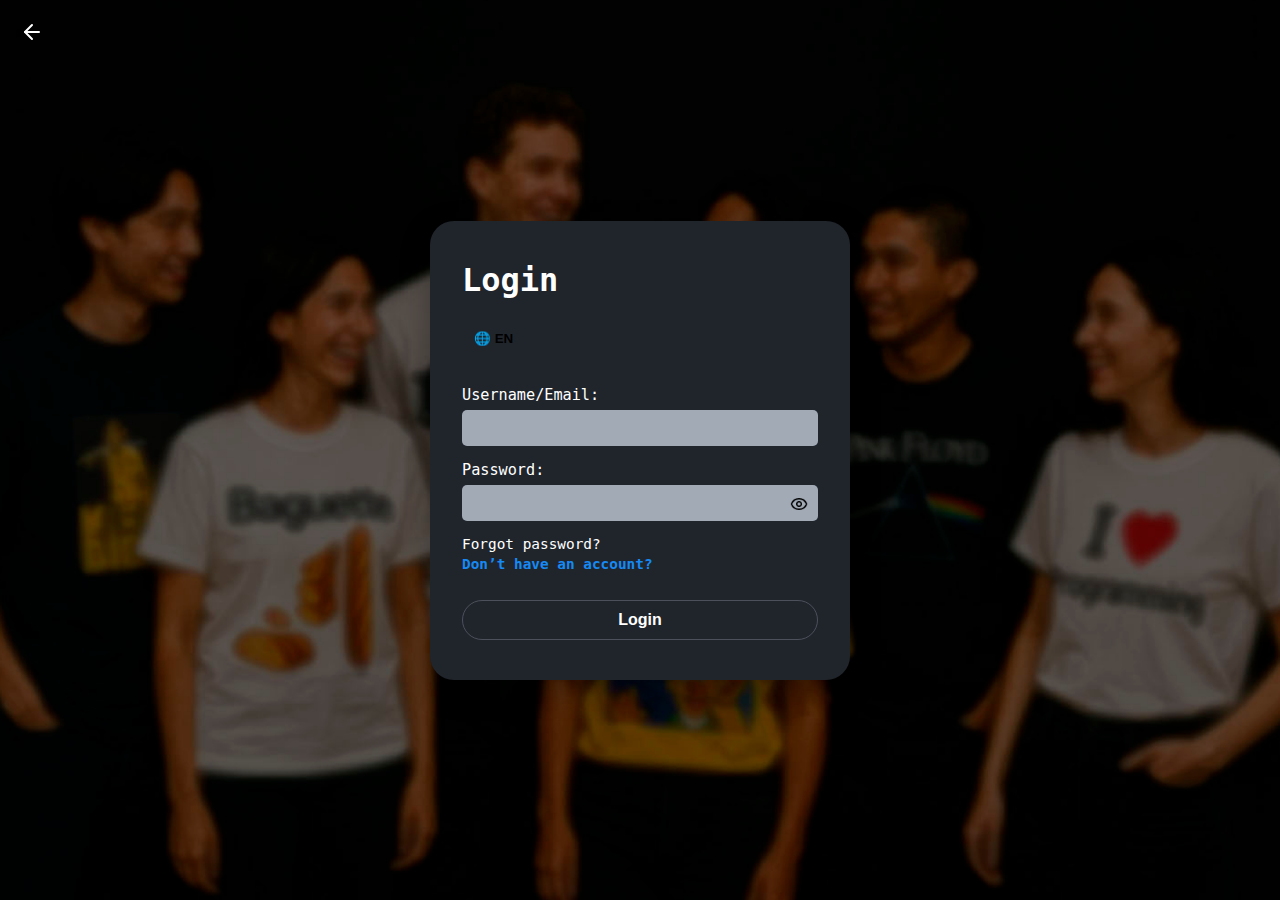
<file: src/login.html>
<!DOCTYPE html>
<html lang="en">
<head>
  <meta charset="UTF-8" />
  <meta name="viewport" content="width=device-width, initial-scale=1.0"/>
  <link rel="stylesheet" href="../src/css/login.css" />
  <link rel="stylesheet" href="css/main.css" />
  <link href="https://fonts.googleapis.com/css2?family=Istok+Web:wght@700&family=Kumbh+Sans:wght@400;500;600;700&display=swap" rel="stylesheet" />
  <title i18n="title_login">Login</title>
</head>
<body>

<div id="back-button" class="back-button" aria-label="Go back">
  <svg xmlns="http://www.w3.org/2000/svg" width="28" height="28" fill="none" stroke="currentColor" stroke-width="2" stroke-linecap="round" stroke-linejoin="round">
    <path d="m12 19-7-7 7-7" />
    <path d="M19 12H5" />
  </svg>
</div>

<div class="login-container">
  <div class="login-box">
    <div class="header">
      <h1 i18n="header_login">Login</h1>
      <div class="custom-dropdown" id="language-dropdown">
        <button class="dropdown-toggle" aria-haspopup="true" aria-expanded="false" aria-label="Select language" i18n="language-selector">
          🌐 EN
        </button>
        <ul class="dropdown-menu" role="menu">
          <li><button class="dropdown-item lang-btn" data-lang="en" i18n="lang-en">EN</button></li>
          <li><button class="dropdown-item lang-btn" data-lang="es" i18n="lang-es">ES</button></li>
        </ul>
      </div>
    </div>

    <form action="#" method="post">
      <label for="email" i18n="label_email">Username/Email:</label>
      <input type="email" id="email" name="email" required />

      <label for="password" i18n="label_password">Password:</label>
      <div class="password-wrapper">
        <input type="password" id="password" name="password" required />
        <img src="../public/login-eye.png" alt="Toggle password visibility" class="toggle-icon" id="togglePassword" />
      </div>

      <div class="links">
        <a href="#" i18n="link_forgot_password">Forgot password?</a>
        <a href="#" class="dont-have-accont" i18n="link_no_account">Don’t have an account?</a>
      </div>

      <button type="submit" class="login-btn" i18n="btn_login">Login</button>
    </form>
  </div>
</div>

<script>
  const togglePassword = document.getElementById('togglePassword');
  const passwordInput = document.getElementById('password');
  let isVisible = false;

  togglePassword.addEventListener('click', () => {
    isVisible = !isVisible;
    passwordInput.type = isVisible ? 'text' : 'password';
    togglePassword.src = isVisible
            ? '../public/login-eye.png'
            : '../public/login-eye-closed.png';
  });

  document.getElementById('back-button').addEventListener('click', () => {
    window.history.back();
  });
</script>

<script src="js/languages/login/en.js"></script>
<script src="js/languages/login/es.js"></script>
<script src="js/i18n.js"></script>
</body>
</html>
</file>
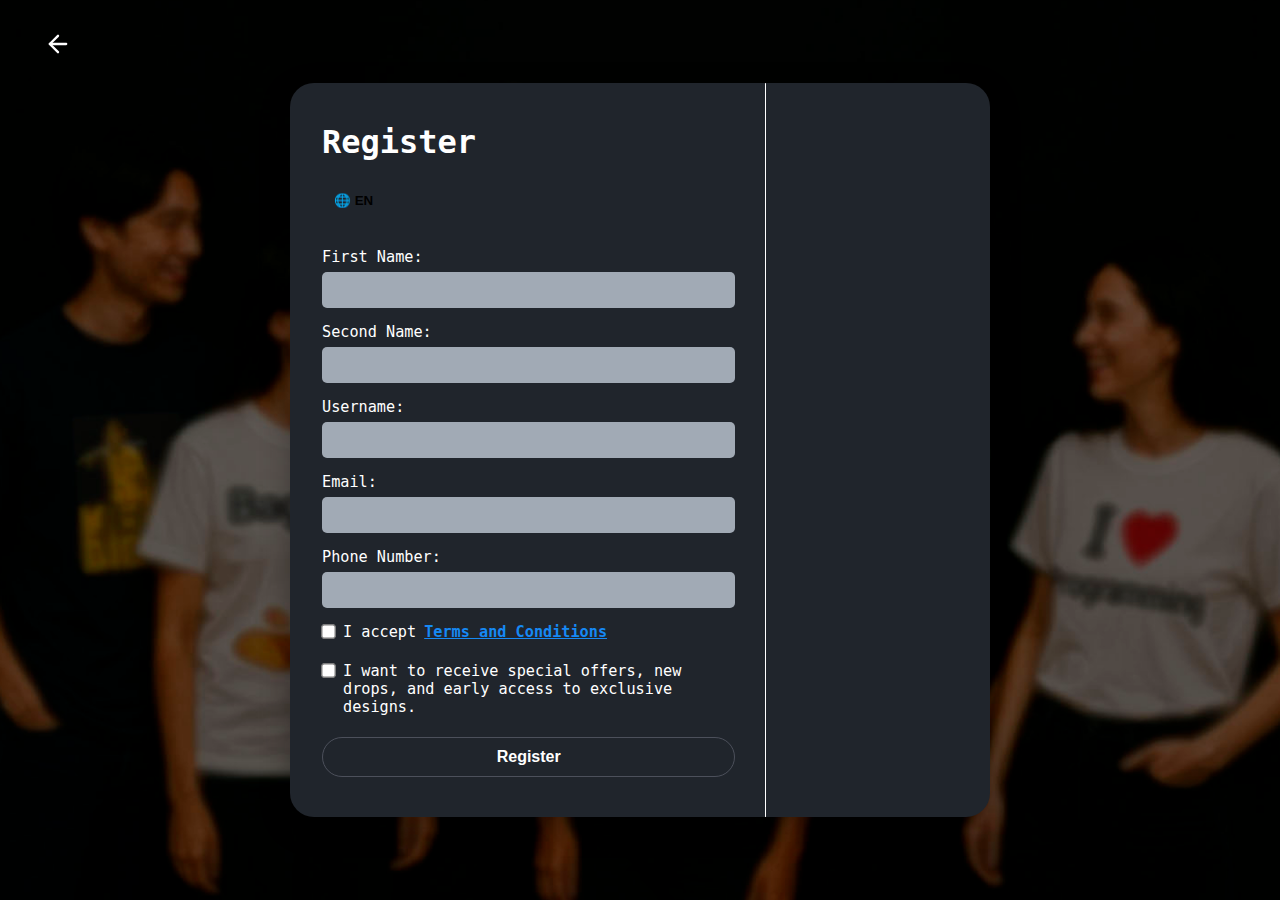
<file: src/register.html>
<!DOCTYPE html>
<html lang="en">
<head>
  <meta charset="UTF-8" />
  <meta name="viewport" content="width=device-width, initial-scale=1.0"/>

  <meta name="description" content="Join Quri today and start designing, customizing, and selling unique T-shirts. Quick sign-up for artists, creators, and fans of personalized apparel.">
  <meta name="keywords" content="Quri register, sign up Quri, design T-shirts, custom apparel, t-shirt marketplace, personalized fashion, Quri account">
  <meta name="author" content="Quri Team">

  <link rel="stylesheet" href="./css/register.css" />
  <link rel="stylesheet" href="css/main.css" />
  <link
          href="https://fonts.googleapis.com/css2?family=Istok+Web:wght@700&family=Kumbh+Sans:wght@400;500;600;700&display=swap"
          rel="stylesheet"
  />
  <title i18n="title_register">Register | Quri</title>
</head>
<body>

<button
        id="back-button"
        class="back-button"
        aria-label="Go back to hub"
>
  <svg xmlns="http://www.w3.org/2000/svg" width="28" height="28" viewBox="0 0 24 24" fill="none"
       stroke="#ffffff" stroke-width="2" stroke-linecap="round" stroke-linejoin="round"
       class="lucide lucide-arrow-left">
    <path d="m12 19-7-7 7-7" />
    <path d="M19 12H5" />
  </svg>
</button>

<div class="register-container">
  <div class="register-box">
    <div class="header">
      <h1 i18n="header_register">Register</h1>

      <div class="custom-dropdown" id="language-dropdown">
        <button class="dropdown-toggle" aria-haspopup="true" aria-expanded="false" aria-label="Select language" i18n="language-selector">
          🌐 EN
        </button>
        <ul class="dropdown-menu" role="menu">
          <li><button class="dropdown-item lang-btn" data-lang="en" i18n="lang-en">EN</button></li>
          <li><button class="dropdown-item lang-btn" data-lang="es" i18n="lang-es">ES</button></li>
        </ul>
      </div>
    </div>

    <form action="#" method="post">
      <label for="firstName" i18n="label_first_name">First Name:</label>
      <input
              type="text"
              id="firstName"
              name="firstName"
              required
              aria-label="Enter your first name"
      />

      <label for="secondName" i18n="label_second_name">Second Name:</label>
      <input
              type="text"
              id="secondName"
              name="secondName"
              aria-label="Enter your second name (optional)"
      />

      <label for="username" i18n="label_username">Username:</label>
      <input
              type="text"
              id="username"
              name="username"
              required
              aria-label="Choose a username"
      />

      <label for="email" i18n="label_email">Email:</label>
      <input
              type="email"
              id="email"
              name="email"
              required
              aria-label="Enter your email address"
      />

      <label for="phone" i18n="label_phone">Phone Number:</label>
      <input
              type="tel"
              id="phone"
              name="phone"
              required
              aria-label="Enter your phone number"
      />

      <div class="checkbox-group">
        <label for="terms">
          <input
                  type="checkbox"
                  required
                  aria-label="Accept Terms and Conditions"
                    id="terms"
          />
          <span i18n="label_accept_terms">I accept</span>
          <a href="#" aria-label="Read Terms and Conditions" i18n="link_terms">
            Terms and Conditions
          </a>
        </label>
      </div>

      <div class="checkbox-group">
        <label for="offers">
          <input
                  type="checkbox"
                  aria-label="Opt in to special offers and early access"
                  id="offers"
          />
          <span i18n="label_offers">I want to receive special offers, new drops, and early access to exclusive designs.</span>
        </label>
      </div>

      <button
              type="submit"
              class="register-btn btn-animated"
              aria-label="Submit registration"
              i18n="btn_register"
      >
        Register
      </button>
    </form>
  </div>
</div>

<script>
  const backButton = document.getElementById('back-button');
  backButton.addEventListener('click', () => {
    window.history.back();
  });
</script>
<script src="js/languages/register/en.js"></script>
<script src="js/languages/register/es.js"></script>
<script src="js/i18n.js"></script>
</body>
</html>
</file>
<file: src/css/infinite-carousel.css>
.carousel-container {
    position: relative;
    padding: 40px 0;
  }
  
  .carousel-track {
    display: flex;
    width: max-content;
  }
  
  .carousel-item {
    flex: 0 0 auto;
    height: auto;
    background-size: cover;
    background-position: center;
  }
  
  @keyframes scroll {
    0% {
      transform: translateX(0);
    }
    100% {
      transform: translateX(-50%);
    }
  }
</file>
<file: src/css/homepage.css>
/* Base responsive styles */
img {
  max-width: 100%;
  height: auto;
}

.create-it-own-it {
    border: 1px solid;
    border-width: 1px 0px;
  
    .wrapper {
      max-width: 1280px;
      margin: 0 auto;
      padding: 20px 16px 40px 16px;
  
      border: 1px solid;
      border-width: 0 1px;
      .title {
        text-align: center;
        padding: 20px 0 40px 0;
        font-size: 24px;
      }
  
      .content {
        display: flex;
        justify-content: center;
        align-items: center;
        gap: 40px;
  
        img {
          aspect-ratio: 1;
          max-width: 423px;
        }
  
        .info {
          display: flex;
          flex-direction: column;
          gap: 16px;
          max-width: 383px;
  
          p {
            margin: 20px 0;
            font-family: "Inter", sans-serif;
          }
        }
      }
    }
  
    .content {
      display: flex;
    }
  }

.designs {
    border-bottom: 1px solid;
    overflow: hidden;
  
    .carousel-item {
      aspect-ratio: 1;
      width: 400px;
    border-radius: 10px;
    margin: 0 10px;
    }
  
    .carousel-track {
      animation: scroll 30s linear infinite;
    }
  }
  
  .support-independent-artists {
    border-bottom: 1px solid ;
  
    article {
      display: flex;
      justify-content: center;
      align-items: center;
      border: 1px solid ;
      border-width: 0 1px;
      gap: 40px;
      max-width: 1280px;
      margin: 0 auto;
      padding: 40px 16px;
  
      .info {
        max-width: 383px;
  
        .info-description {
          margin-top: 40px;
          display: flex;
          flex-direction: column;
          gap: 16px;
          font-family: "Inter", sans-serif;
          color: rgba(255, 255, 255, 0.8);
          line-height: 1.5;
        }
      }
  
      img {
        aspect-ratio: 1;
        max-width: 423px;
      }
    }
  }

  .who-are-we {
    div {
      display: flex;
      justify-content: center;
      gap: 40px;

      max-width: 1280px;
      margin: 0 auto;
      padding: 100px 16px;
  
      border: 1px solid;
      border-width: 0 1px;
  
      article {
        max-width: 450px;
        text-align: center;
        display: flex;
        flex-direction: column;
        gap: 16px;
  
        p,
        a {
          font-family: "Inter", sans-serif;
        }
      }
  
      .info {
        max-width: 383px;
        display: flex;
        flex-direction: column;
        gap: 16px;
      }
    }
  }
  
    
  

  .hero-section {
    border-top: 1px solid ;
    overflow: hidden;
  
    .carousel-item {
      aspect-ratio: 1280/600;
      height: 600px;
    }
  
    .carousel-track {
      animation: scroll 120s linear infinite;
    }
  }

/* Mobile menu styles */
.mobile-menu-button {
  display: none;
  background: none;
  border: none;
  cursor: pointer;
  color: white;
  padding: 8px;
}

/* Footer spacing improvements */
footer section nav {
  gap: 3.5rem;
  margin-bottom: 2rem;
}

footer section nav div {
  margin-bottom: 2rem;
}

footer section nav div ul {
  margin-top: 1.5rem;
  gap: 1.5rem;
}

footer section .footer-info {
  margin-top: 3.5rem;
}

footer section .footer-info div {
  margin-top: 2.5rem;
  gap: 2rem;
}

/* Responsive styles */
@media (max-width: 1280px) {
  .create-it-own-it .wrapper,
  .support-independent-artists article,
  .who-are-we div {
    max-width: 100%;
  }
}

/* Medium devices (tablets, less than 992px) */
@media (max-width: 991.98px) {
  .create-it-own-it .wrapper .content {
    gap: 20px;
  }
  
  .create-it-own-it .wrapper .content img,
  .support-independent-artists article img {
    max-width: 350px;
  }
  
  .hero-section .carousel-item {
    height: 450px;
  }
  
  .who-are-we div {
    padding: 60px 16px;
  }
    /* Footer responsive adjustments */
  footer section nav {
    display: grid;
    grid-template-columns: repeat(2, 1fr);
    gap: 40px;
    margin-bottom: 2.5rem;
  }
  
  footer section nav div {
    margin-bottom: 1.5rem;
  }
}

/* Small devices (landscape phones, less than 768px) */
@media (max-width: 767.98px) {
  /* Hero section and content layout */
  
  .header-nav-mobile {
    display: flex;
    width: 100%;
    justify-content: space-between;
    margin-bottom: 30px;
  }
  
  .mobile-menu-button {
    display: block;
  }
  
  /* Hero section */
  .hero-section .carousel-item {
    height: 350px;
  }
  
  /* Create it Own it section */
  .create-it-own-it .wrapper .content {
    flex-direction: column;
    align-items: center;
    text-align: center;
  }
  
  .create-it-own-it .wrapper .content img {
    max-width: 300px;
    margin-bottom: 20px;
  }
  
  /* Support section */
  .support-independent-artists article {
    flex-direction: column;
    padding: 30px 16px;
    gap: 30px;
  }
  
  .support-independent-artists article .info {
    max-width: 100%;
    text-align: center;
  }
  
  /* Who are we section */
  .who-are-we div {
    flex-direction: column;
    gap: 40px;
    padding: 50px 16px;
  }
  
  .who-are-we div article {
    max-width: 100%;
  }
  
  /* Carousel items */
  .designs .carousel-item {
    width: 300px;
  }
}

/* Extra small devices (portrait phones, less than 576px) */
@media (max-width: 575.98px) {
  .hero-section .carousel-item {
    height: 250px;
  }
  
  .create-it-own-it .wrapper .content img,
  .support-independent-artists article img {
    max-width: 100%;
  }
  
  .who-are-we div {
    padding: 30px 16px;
  }
}
</file>
<file: src/css/main.css>
* {
    box-sizing: border-box;
    margin: 0;
    padding: 0;
  
    border-color: #4c505b !important;
  }
  
  html,
  body {
    min-height: 100dvh;
    background-color: #20252c;
    color: white;
  
    font-family: "Sometype Mono", monospace;
  }
  
  ul {
    list-style: none;
  }
  
  a {
    text-decoration: none;
    color: inherit;
  
    &:hover {
      color: #1689f4;
    }
  }
  
  p {
    color: rgba(255, 255, 255, 0.8);
  }
  
  button {
    padding: 10px 24px;
    border-radius: 12px;
    background-color: transparent;
    border: none;
    cursor: pointer;
  }
  
header {
    border-bottom: 1px solid #d8d9da;
    height: 60px;
    display: flex;
    align-items: center;

    .container {
        margin: 0 auto;
        height: 100%;

        display: flex;
        align-items: center;
        justify-content: space-between;

        width: 100%;
        max-width: 1280px;
        padding: 0 1rem;

        & > div,
        h1,
        .user-buttons {
            display: flex;
            flex-grow: 1;
            flex-basis: 0;
        }

        nav > ul {
            display: flex;
            gap: 1rem;
        }
        nav > .header-nav-mobile {
            display: none;
        }

        .user-buttons {
            display: flex;
            align-items: center;
            gap: 0.25rem;
            justify-content: end;
        }
    }

    button.header-button { 
        background-color: transparent;
        border: none;
        border: 1px solid #d8d9da;
        border-radius: 999px;
    }

    .mobile-menu-button {
        display: none;
    }
}

@media screen and (max-width: 768px) {
    header {
        position: relative;

        .container {
            padding: 0 1rem;
            justify-content: space-between;

            h1 {
                font-size: 20px;
            }

            nav {
                display: none;
            }            nav[isMobile] {
                display: flex;
                flex-direction: column;
                gap: 1rem;
                position: absolute;
                background-color:#20252c;
                z-index: 100;
                left: 0;
                top: 0;
                width: 100%;
                height: 100dvh;
                padding: 1rem;
                animation: slideIn 0.3s ease-in-out;

                & > ul {
                    flex-direction: column;
                    gap: 1rem;
                }
            }
            nav[isMobile] > .header-nav-mobile {
                display: flex;
            }

            .user-buttons a {
                display: none;
            }            .mobile-menu-button {
                display: flex;
                align-items: center;
                justify-content: center;
                width: 40px;
                height: 40px;
                border-radius: 999px;
                background-color: transparent;
                color: white;
                border: 1px solid #d8d9da;
                padding: 8px;
                transition: transform 0.3s ease, opacity 0.3s ease;
                z-index: 102;

                &:active {
                    transform: scale(0.95);
                }
            }
        }
    }
}

  
footer {
    display: flex;
    background-color: #000;
    justify-content: center;
    color: white;

    & > section {
        max-width: 1280px;
        width: 100%;
        margin: 0 auto;
        padding: 3rem 1rem 2rem 1rem;

        ul {
            display: flex;
            justify-content: space-between;
            gap: 1.5rem;
        }
    }    .footer-bottom {
        margin-top: 4rem;
        display: flex;
        flex-direction: column;
        gap: 2rem;

        .footer-bottom-links {
            display: flex;
            justify-content: space-between;
            gap: 1.5rem;
        }

        &:not(h2) {
            font-size: 14px;
        }
    }

    svg {
        width: 24px;
        height: 24px;
    }

    .links {
        display: flex;
        flex-direction: column;
        gap: 1rem;
        margin-top: 1rem;
    }

    .social-media {
        flex-direction: row;
    }
}

@media screen and (max-width: 768px) {
    footer {
        padding: 2.5rem 1rem 1.5rem 1rem;

        & > section {
            padding: 0;
            flex-direction: column;
            gap: 2rem;

            ul {
                flex-direction: column;
                gap: 3.5rem;
            }
        }        .footer-bottom {
            flex-direction: column;
            gap: 2rem;

            .footer-bottom-links {
                flex-direction: column;
                gap: 1.5rem;
            }
        }
    }
    .links {
        flex-direction: column;
        gap: 1rem;
    }
    
}
  
  .custom-dropdown {
    position: relative;
    display: inline-block;
  }
  
  .dropdown-toggle {
    background: transparent;
    border: none;
    cursor: pointer;
    font-weight: 600;
    padding: 8px 12px;
  }
  
  .dropdown-menu {
    display: none;
    position: absolute;
    top: 100%;
    right: 0;
    background: white;
    border: 1px solid #ccc;
    box-shadow: 0 2px 6px rgba(0, 0, 0, 0.1);
    list-style: none;
    padding: 0;
    margin: 0;
    z-index: 10;
  }
  
  .dropdown-menu.show {
    display: block;
  }
  
  .dropdown-item {
    width: 100%;
    padding: 10px 16px;
    background: white;
    border: none;
    text-align: left;
    cursor: pointer;
    font-weight: 500;
    color: black;
  }
  
  .dropdown-item:hover {
    background-color: #f5f5f5;
  }

  /* Animation for mobile menu */
@keyframes slideIn {
  from {
    opacity: 0;
    transform: translateX(-100%);
  }
  to {
    opacity: 1;
    transform: translateX(0);
  }
}

/* Mobile menu overlay */
nav[isMobile]::before {
  content: "";
  position: fixed;
  top: 0;
  left: 0;
  width: 100%;
  height: 100%;
  background-color: rgba(0, 0, 0, 0.5);
  z-index: -1;
}

/* Improve styling of the close button in mobile menu */
.header-nav-mobile .mobile-menu-button {
  position: absolute;
  top: 15px;
  right: 15px;
  z-index: 101;
}
</file>
<file: src/css/about.css>
.who-are-we-page {
    border-top: 1px solid white;
    border-bottom: 1px solid white;
  }
  
  .who-are-we-page .wrapper {
    max-width: 1280px;
    margin: 0 auto;
    padding: 100px 16px;
    border-left: 1px solid white;
    border-right: 1px solid white;
  }
  
  .who-are-we-page .title h2 {
    text-align: center;
    font-size: 32px;
    padding-bottom: 20px;
  }
  
  .who-are-we-page .info {
    max-width: 600px;
    margin: 0 auto;
    display: flex;
    flex-direction: column;
    gap: 16px;
    font-family: "Inter", sans-serif;
    color: rgba(255, 255, 255, 0.8);
    line-height: 1.6;
    text-align: center;
  }

  .our-story {
    border-bottom: 1px solid white;
    overflow: hidden;
  
    p {
      font-family: "Inter", sans-serif;
      text-wrap: balance;
    }
  }
  
  .story-title {
    position: relative;
    z-index: 1;
    text-align: center;
  
    img {
      aspect-ratio: 1280/475;
      width: 100%;
      border-radius: 0;
    }
  }
  
  .designs {
    border: 1px solid white;
    border-width: 0px 1px;
    padding: 40px 0;
    max-width: 1280px;
    margin: 0 auto;
  
    .wrapper {
      text-align: center;
      max-width: 400px;
      margin: 40px auto;
  
      .info {
        display: flex;
        flex-direction: column;
        gap: 16px;
        font-family: "Inter", sans-serif;
        color: rgba(255, 255, 255, 0.8);
      }
    }
  }
  
  .story-title h2 {
    font-size: 48px;
    font-family: "Sometype Mono", monospace;
    position: absolute;
    top: 50%;
    left: 50%;
    transform: translate(-50%, -50%);
  }
  
  .our-story .wrapper {
    max-width: 1280px;
    margin: 0 auto;
    padding: 40px 0 80px;
  
    border: 1px solid white;
    border-width: 0 1px;
  
    display: flex;
    flex-direction: column;
    gap: 40px;
  }
  
  .our-story .info {
    max-width: 400px;
    margin: 0 auto;
    display: flex;
    flex-direction: column;
    gap: 16px;
    color: rgba(255, 255, 255, 0.8);
    line-height: 1.6;
    text-align: center;
  }

  .cta {
    border-top: 1px solid white;
  }
  
  .cta .wrapper {
    max-width: 1280px;
    margin: 0 auto;
    padding: 80px 16px;
    justify-content: center;
    display: flex;
    gap: 40px;
    border-left: 1px solid white;
    border-right: 1px solid white;
  }
  
  .cta article {
    max-width: 450px;
    display: flex;
    flex-direction: column;
    align-items: center;
    gap: 16px;
    font-family: "Inter", sans-serif;
    text-align: center;
  }
  
  .cta a.underline {
    text-decoration: underline;
  }
  
  .wrapper {
    max-width: 1280px;
  }
  /* Responsive */
  @media (max-width: 768px) {
    .cta .wrapper {
      flex-direction: column;
      align-items: center;
    }
  
    .who-are-we-page .wrapper {
      border: none;
    }
  
    .our-story .wrapper {
      border: none;
    }
  
    .designs {
      border: none;
    }
  
    .cta .wrapper {
      border: none;
    }
  }
</file>
<file: src/css/faq.css>
header {
  border-bottom: 1px solid white;
}

.questions {
  max-width: 1280px;
  margin: 0 auto;
  border: 1px solid white;
  border-width: 0 1px;
  padding: 40px 16px;
  display: flex;
  flex-direction: column;
  gap: 40px;
}

details {
  padding: 0.5em 0.5em 0;

  font-family: "Inter", sans-serif;
}

.contact {
  border-top: 1px solid white;

  div {
    max-width: 1280px;
    margin: 0 auto;
    padding: 40px 16px;
    border: 1px solid white;
    border-width: 0 1px;

    display: flex;
    flex-direction: column;
    align-items: center;
    justify-content: center;

    ul {
      margin-top: 40px;
      display: flex;
      justify-content: center;
      gap: 16px;

      li {
        max-width: 400px;
        width: 100%;
        text-align: center;

        display: flex;
        flex-direction: column;
        gap: 16px;
        padding: 40px;
        border-radius: 12px;

        a {
          font-family: "Inter", sans-serif;
          text-decoration: none;
          color: inherit;
          &:hover {
            color: #1689f4;
          }
        }
      }
    }
  }
}

summary {
  font-weight: bold;
  margin: -0.5em -0.5em 0;
  padding: 0.5em;
  font-family: "Sometype Mono", monospace;

  &:hover {
    cursor: pointer;
    color: #1689f4;
  }
}

details[open] {
  padding: 0.5em;

  p {
    padding: 20px;
    border: 1px solid white;
    border-radius: 12px;
    text-wrap: balance;
    line-height: 1.6;
  }
}

details[open] summary {
  margin-bottom: 20px;
}

/* Responsive styles for FAQ page */
@media (max-width: 991.98px) {
  .contact div ul {
    gap: 20px;
  }
  
  .contact div ul li {
    padding: 30px 20px;
  }
}

@media (max-width: 767.98px) {
  .questions {
    padding: 30px 16px;
  }
  
  .contact div ul {
    flex-direction: column;
    align-items: center;
  }
  
  .contact div ul li {
    max-width: 100%;
    width: 90%;
  }
}

@media (max-width: 575.98px) {
  .questions {
    padding: 20px 12px;
    gap: 20px;
  }
  
  details {
    padding: 0.5em 0.3em 0;
  }
  
  .contact div {
    padding: 30px 12px;
  }
}
</file>
<file: src/css/login.css>
* {
    margin: 0;
    padding: 0;
    box-sizing: border-box;
  }
  
  body {
    font-family: 'Kumbh Sans', sans-serif;
    display: flex;
    justify-content: center;
    align-items: center;
    height: 100vh;
    background-image: url('../../public/login-form-image.png');
    background-size: cover;
    background-position: center;
    background-repeat: no-repeat;
    background-attachment: fixed;
  }
  
  .login-container {
    background-color: #20252C;
    width: 420px;
    padding: 40px 32px;
    border-radius: 24px;
    box-shadow: 0 10px 30px rgba(0, 0, 0, 0.3);
    color: #fff;
  }
  
  .login-box .header {
    margin-bottom: 2rem;
  }
  
  .login-box h1 {
    font-size: 2rem;
    font-weight: 700;
    margin-bottom: 1.5rem;
    color: #fff;
  }
  
  label {
    font-size: 0.95rem;
    margin-bottom: 6px;
    display: block;
  }
  
  input[type="email"],
  .password-wrapper input
   {
    width: 100%;
    padding: 10px 40px 10px 10px;
    background-color: #A1AAB5;
    border: none;
    border-radius: 5px;
    margin-bottom: 15px;
    font-size: 14px;
    color: #111;
  }
  
  .password-wrapper {
    position: relative;
  }
  
  .toggle-icon {
    position: absolute;
    right: 10px;
    top: 38%;
    transform: translateY(-50%);
    width: 18px;
    height: 18px;
    cursor: pointer;
  }
  
  .links {
    display: flex;
    flex-direction: column;
    font-size: 0.9rem;
    margin-bottom: 1.5rem;
  }
  
  .links a {
    color: #fff;
    text-decoration: none;
    margin-bottom: 4px;
  }
  
  .links .dont-have-accont {
    color: #1689F4;
    font-weight: 700;
  }
  
  .login-btn {
    background-color: transparent;
    color: #fff;
    font-weight: 700;
    font-size: 16px;
    padding: 10px 24px;
    border-radius: 999px;
    border: 1.5px solid #fff;
    cursor: pointer;
    width: 100%;
    transition: background-color 0.2s;
  }
  
  .login-btn:hover {
    background-color: rgba(255, 255, 255, 0.1);
  }
  
  .back-button {
    position: absolute;
    top: 20px;
    left: 20px;
    border: none;
    background: transparent;
    cursor: pointer;
    z-index: 999;
  }
  
  .back-button svg {
    stroke: #fff;
    transition: transform 0.2s ease;
  }
  
  .back-button:hover svg {
    transform: translateX(-4px);
  }
</file>
<file: src/css/register.css>
* {
    margin: 0;
    padding: 0;
    box-sizing: border-box;
  }
  
  body {
    font-family: 'Kumbh Sans', sans-serif;
    display: flex;
    justify-content: center;
    align-items: center;
    min-height: 100vh;
    padding: 20px;
    background-image: url('../../public/login-form-image.png');
    background-size: cover;
    background-position: center;
    background-repeat: no-repeat;
    background-attachment: fixed;
  }
  
  /* === CONTENEDOR PRINCIPAL === */
  .register-container {
    background-color: #20252C;
    width: 700px;
    padding: 40px 32px;
    border-radius: 24px;
    box-shadow: 0 10px 30px rgba(0, 0, 0, 0.3);
    color: #fff;
    position: relative;
    display: flex;
    justify-content: flex-start;
    align-items: flex-start;
  }
  
  /* === LÍNEA DECORATIVA === */
  .register-container::after {
    content: '';
    position: absolute;
    top: 0;
    right: 32%;
    height: 100%;
    width: 1px;
    background-color: #fff;
    border-radius: 2px;
  }
  
  /* === FORM BOX === */
  .register-box {
    width: 65%;
  }
  
  /* === HEADER === */
  .register-box .header {
    margin-bottom: 2rem;
  }
  
  .register-box h1 {
    font-size: 2rem;
    font-weight: 700;
    margin-bottom: 1.5rem;
    color: #fff;
  }
  
  /* === FORM ELEMENTS === */
  form {
    display: flex;
    flex-direction: column;
  }
  
  label {
    font-size: 0.95rem;
    margin-bottom: 6px;
    display: block;
    color: #fff;
  }
  
  input[type="text"],
  input[type="email"],
  input[type="tel"] {
    width: 100%;
    padding: 10px;
    background-color: #A1AAB5;
    border: none;
    border-radius: 5px;
    margin-bottom: 15px;
    font-size: 14px;
    color: #111;
  }
  
  /* === CHECKBOXES === */
  .checkbox-group {
    margin-bottom: 15px;
    font-size: 14px;
    color: #fff;
  }
  
  .checkbox-group label {
    display: flex;
    align-items: flex-start;
    gap: 8px;
    font-weight: normal;
  }
  
  .checkbox-group input[type="checkbox"] {
    margin-top: 2px;
    transform: scale(1.1);
    cursor: pointer;
  }
  
  .checkbox-group a {
    color: #1689F4;
    text-decoration: underline;
    font-weight: 600;
  }
  
  /* === BOTÓN === */
  .register-btn {
    background-color: transparent;
    color: #fff;
    font-weight: 700;
    font-size: 16px;
    padding: 10px 24px;
    border-radius: 999px;
    border: 1.5px solid #fff;
    cursor: pointer;
    width: 100%;
    transition: background-color 0.2s ease;
  }
  
  .register-btn:hover {
    background-color: rgba(255, 255, 255, 0.1);
  }
  
  /* === BACK BUTTON === */
  .back-button {
    position: absolute;
    top: 20px;
    left: 20px;
    border: none;
    background: transparent;
    cursor: pointer;
    z-index: 999;
  }
  
  .back-button svg {
    stroke: #fff;
    transition: transform 0.2s ease;
  }
  
  .back-button:hover svg {
    transform: translateX(-4px);
  }
  
  /* === RESPONSIVE === */
  @media (max-width: 768px) {
    .register-container {
      flex-direction: column;
      width: 100%;
      max-width: 90%;
      padding: 24px;
    }
  
    .register-box {
      width: 100%;
    }
  
    .register-container::after {
      display: none;
    }
  }
</file>
